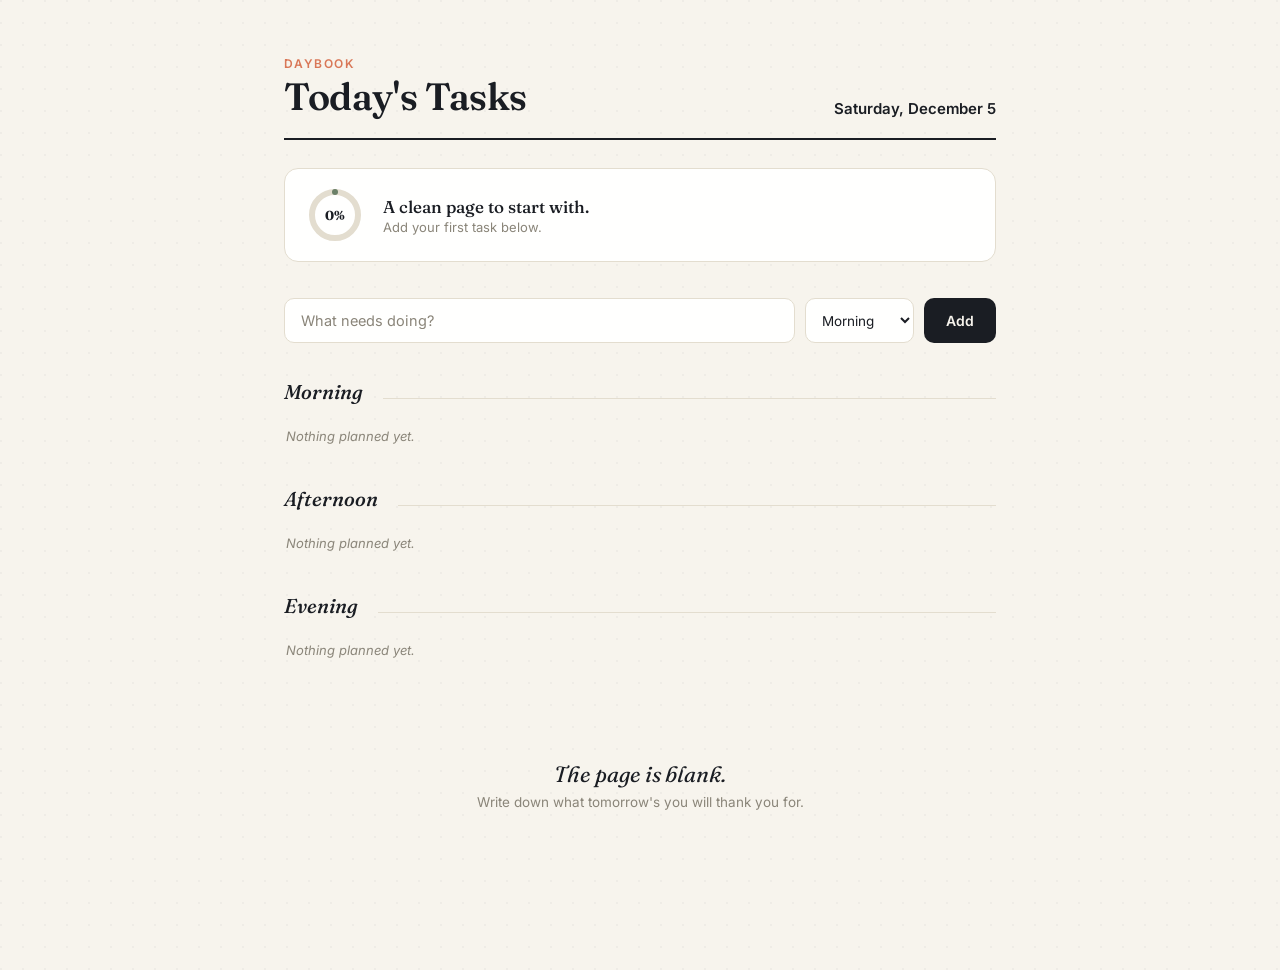
<file: index.html>
<!DOCTYPE html>
<html lang="en">
<head>
<meta charset="UTF-8">
<meta name="viewport" content="width=device-width, initial-scale=1.0">
<title>Daybook — Task Manager</title>
<link rel="preconnect" href="https://fonts.googleapis.com">
<link href="https://fonts.googleapis.com/css2?family=Fraunces:ital,opsz,wght@0,9..144,400;0,9..144,500;0,9..144,600;1,9..144,500&family=Inter:wght@400;500;600;700&display=swap" rel="stylesheet">
<style>
  :root {
    --ink: #1A1D23;
    --paper: #F7F4ED;
    --paper-raised: #FFFFFE;
    --sage: #6B8068;
    --sage-light: #DCE5DA;
    --coral: #D97757;
    --coral-light: #F5DDD2;
    --line: #E3DDCF;
    --muted: #8A8579;
    --shadow: rgba(26, 29, 35, 0.08);
  }

  * { margin: 0; padding: 0; box-sizing: border-box; }

  body {
    background: var(--paper);
    color: var(--ink);
    font-family: 'Inter', sans-serif;
    min-height: 100vh;
    background-image:
      radial-gradient(circle at 1px 1px, rgba(26,29,35,0.035) 1px, transparent 0);
    background-size: 22px 22px;
  }

  .app {
    max-width: 760px;
    margin: 0 auto;
    padding: 56px 24px 100px;
  }

  /* ===== Header ===== */
  header {
    display: flex;
    justify-content: space-between;
    align-items: flex-end;
    margin-bottom: 8px;
    border-bottom: 2px solid var(--ink);
    padding-bottom: 18px;
  }

  .brand {
    display: flex;
    flex-direction: column;
    gap: 2px;
  }

  .brand .eyebrow {
    font-size: 12px;
    letter-spacing: 0.12em;
    text-transform: uppercase;
    color: var(--coral);
    font-weight: 600;
  }

  .brand h1 {
    font-family: 'Fraunces', serif;
    font-size: 38px;
    font-weight: 600;
    letter-spacing: -0.01em;
  }

  .date-display {
    text-align: right;
    font-size: 13px;
    color: var(--muted);
    line-height: 1.5;
  }

  .date-display strong {
    display: block;
    color: var(--ink);
    font-size: 15px;
    font-weight: 600;
  }

  /* ===== Progress Arc ===== */
  .progress-row {
    display: flex;
    align-items: center;
    gap: 20px;
    margin: 28px 0 36px;
    padding: 18px 22px;
    background: var(--paper-raised);
    border: 1px solid var(--line);
    border-radius: 14px;
  }

  .arc-wrap { position: relative; width: 56px; height: 56px; flex-shrink: 0; }
  .arc-wrap svg { transform: rotate(-90deg); }
  .arc-bg { fill: none; stroke: var(--line); stroke-width: 6; }
  .arc-fg {
    fill: none;
    stroke: var(--sage);
    stroke-width: 6;
    stroke-linecap: round;
    transition: stroke-dasharray 0.5s ease;
  }
  .arc-label {
    position: absolute;
    inset: 0;
    display: flex;
    align-items: center;
    justify-content: center;
    font-size: 13px;
    font-weight: 700;
    font-family: 'Fraunces', serif;
  }

  .progress-text { flex: 1; }
  .progress-text .headline {
    font-family: 'Fraunces', serif;
    font-size: 17px;
    font-weight: 500;
  }
  .progress-text .sub {
    font-size: 13px;
    color: var(--muted);
    margin-top: 2px;
  }

  /* ===== Add Task ===== */
  .add-task {
    display: flex;
    gap: 10px;
    margin-bottom: 36px;
  }

  .add-task input[type="text"] {
    flex: 1;
    background: var(--paper-raised);
    border: 1px solid var(--line);
    border-radius: 10px;
    padding: 13px 16px;
    font-family: 'Inter', sans-serif;
    font-size: 14.5px;
    color: var(--ink);
    outline: none;
    transition: border-color 0.15s ease, box-shadow 0.15s ease;
  }
  .add-task input[type="text"]::placeholder { color: var(--muted); }
  .add-task input[type="text"]:focus {
    border-color: var(--sage);
    box-shadow: 0 0 0 3px var(--sage-light);
  }

  select.period-select {
    background: var(--paper-raised);
    border: 1px solid var(--line);
    border-radius: 10px;
    padding: 0 12px;
    font-family: 'Inter', sans-serif;
    font-size: 13.5px;
    color: var(--ink);
    outline: none;
    cursor: pointer;
  }

  .add-btn {
    background: var(--ink);
    color: var(--paper);
    border: none;
    border-radius: 10px;
    padding: 0 22px;
    font-family: 'Inter', sans-serif;
    font-size: 14px;
    font-weight: 600;
    cursor: pointer;
    transition: background 0.15s ease, transform 0.1s ease;
  }
  .add-btn:hover { background: var(--sage); }
  .add-btn:active { transform: scale(0.97); }

  /* ===== Sections ===== */
  .section { margin-bottom: 32px; }

  .section-head {
    display: flex;
    align-items: baseline;
    gap: 10px;
    margin-bottom: 14px;
  }

  .section-head h2 {
    font-family: 'Fraunces', serif;
    font-style: italic;
    font-weight: 500;
    font-size: 20px;
    color: var(--ink);
  }

  .section-head .count {
    font-size: 12px;
    color: var(--muted);
    font-weight: 500;
  }

  .section-head::after {
    content: '';
    flex: 1;
    height: 1px;
    background: var(--line);
  }

  .task-list { display: flex; flex-direction: column; gap: 8px; }

  .empty-note {
    font-size: 13px;
    color: var(--muted);
    font-style: italic;
    padding: 10px 2px;
  }

  /* ===== Task Item ===== */
  .task {
    display: flex;
    align-items: center;
    gap: 13px;
    background: var(--paper-raised);
    border: 1px solid var(--line);
    border-radius: 10px;
    padding: 13px 14px;
    transition: border-color 0.15s ease, transform 0.1s ease;
    animation: slideIn 0.25s ease;
  }
  .task:hover { border-color: #d3ccba; }

  @keyframes slideIn {
    from { opacity: 0; transform: translateY(-6px); }
    to { opacity: 1; transform: translateY(0); }
  }

  .checkbox {
    width: 21px;
    height: 21px;
    border-radius: 50%;
    border: 2px solid var(--sage);
    flex-shrink: 0;
    cursor: pointer;
    position: relative;
    background: transparent;
    transition: background 0.15s ease;
  }
  .checkbox.checked {
    background: var(--sage);
  }
  .checkbox.checked::after {
    content: '';
    position: absolute;
    left: 6px;
    top: 2px;
    width: 5px;
    height: 9px;
    border: solid var(--paper-raised);
    border-width: 0 2px 2px 0;
    transform: rotate(40deg);
  }

  .task-label {
    flex: 1;
    font-size: 14.5px;
    cursor: pointer;
    word-break: break-word;
  }
  .task.done .task-label {
    text-decoration: line-through;
    color: var(--muted);
  }

  .priority-dot {
    width: 7px;
    height: 7px;
    border-radius: 50%;
    background: var(--coral);
    flex-shrink: 0;
  }

  .del-btn {
    background: none;
    border: none;
    color: var(--muted);
    font-size: 18px;
    cursor: pointer;
    line-height: 1;
    padding: 4px;
    opacity: 0;
    transition: opacity 0.15s ease, color 0.15s ease;
  }
  .task:hover .del-btn { opacity: 1; }
  .del-btn:hover { color: var(--coral); }

  /* ===== Empty state ===== */
  .empty-state {
    text-align: center;
    padding: 60px 20px;
    color: var(--muted);
  }
  .empty-state .glyph {
    font-family: 'Fraunces', serif;
    font-style: italic;
    font-size: 22px;
    color: var(--ink);
    margin-bottom: 6px;
  }
  .empty-state p { font-size: 13.5px; }

  @media (max-width: 560px) {
    .app { padding: 36px 16px 80px; }
    .brand h1 { font-size: 30px; }
    header { flex-direction: column; align-items: flex-start; gap: 10px; }
    .date-display { text-align: left; }
    .add-task { flex-wrap: wrap; }
    select.period-select { order: 3; flex: 1; }
    .add-btn { order: 2; }
    .add-task input[type="text"] { order: 1; flex-basis: 100%; }
  }

  @media (prefers-reduced-motion: reduce) {
    * { animation: none !important; transition: none !important; }
  }
</style>
</head>
<body>
<div class="app">

  <header>
    <div class="brand">
      <span class="eyebrow">Daybook</span>
      <h1>Today's Tasks</h1>
    </div>
    <div class="date-display">
      <strong id="todayDate"></strong>
      <span id="taskCountSummary"></span>
    </div>
  </header>

  <div class="progress-row">
    <div class="arc-wrap">
      <svg width="56" height="56" viewBox="0 0 56 56">
        <circle class="arc-bg" cx="28" cy="28" r="23"></circle>
        <circle class="arc-fg" id="arcFg" cx="28" cy="28" r="23" stroke-dasharray="0 1000"></circle>
      </svg>
      <div class="arc-label" id="arcLabel">0%</div>
    </div>
    <div class="progress-text">
      <div class="headline" id="progressHeadline">A clean page to start with.</div>
      <div class="sub" id="progressSub">Add your first task below.</div>
    </div>
  </div>

  <div class="add-task">
    <input type="text" id="taskInput" placeholder="What needs doing?" maxlength="140" />
    <select class="period-select" id="periodSelect">
      <option value="morning">Morning</option>
      <option value="afternoon">Afternoon</option>
      <option value="evening">Evening</option>
    </select>
    <button class="add-btn" id="addBtn">Add</button>
  </div>

  <div id="sectionsContainer"></div>

  <div class="empty-state" id="globalEmpty" style="display:none;">
    <div class="glyph">The page is blank.</div>
    <p>Write down what tomorrow's you will thank you for.</p>
  </div>

</div>

<script>
  const PERIODS = [
    { key: 'morning', label: 'Morning' },
    { key: 'afternoon', label: 'Afternoon' },
    { key: 'evening', label: 'Evening' }
  ];

  let tasks = [];

  const sectionsContainer = document.getElementById('sectionsContainer');
  const taskInput = document.getElementById('taskInput');
  const periodSelect = document.getElementById('periodSelect');
  const addBtn = document.getElementById('addBtn');
  const globalEmpty = document.getElementById('globalEmpty');
  const arcFg = document.getElementById('arcFg');
  const arcLabel = document.getElementById('arcLabel');
  const progressHeadline = document.getElementById('progressHeadline');
  const progressSub = document.getElementById('progressSub');
  const taskCountSummary = document.getElementById('taskCountSummary');

  function formatDate() {
    const d = new Date();
    const opts = { weekday: 'long', month: 'long', day: 'numeric' };
    return d.toLocaleDateString('en-US', opts);
  }
  document.getElementById('todayDate').textContent = formatDate();

  function uid() {
    return 't' + Math.random().toString(36).slice(2, 10);
  }

  function addTask(text, period) {
    tasks.push({ id: uid(), text, period, done: false, createdAt: Date.now() });
    render();
  }

  function toggleTask(id) {
    const t = tasks.find(x => x.id === id);
    if (t) t.done = !t.done;
    render();
  }

  function deleteTask(id) {
    tasks = tasks.filter(x => x.id !== id);
    render();
  }

  function render() {
    sectionsContainer.innerHTML = '';

    if (tasks.length === 0) {
      globalEmpty.style.display = 'block';
    } else {
      globalEmpty.style.display = 'none';
    }

    PERIODS.forEach(period => {
      const items = tasks.filter(t => t.period === period.key);
      const section = document.createElement('div');
      section.className = 'section';

      const head = document.createElement('div');
      head.className = 'section-head';
      head.innerHTML = `<h2>${period.label}</h2><span class="count">${items.length ? items.filter(t=>t.done).length + ' / ' + items.length : ''}</span>`;
      section.appendChild(head);

      const list = document.createElement('div');
      list.className = 'task-list';

      if (items.length === 0) {
        const note = document.createElement('div');
        note.className = 'empty-note';
        note.textContent = 'Nothing planned yet.';
        list.appendChild(note);
      } else {
        items.forEach(t => {
          const row = document.createElement('div');
          row.className = 'task' + (t.done ? ' done' : '');

          const cb = document.createElement('div');
          cb.className = 'checkbox' + (t.done ? ' checked' : '');
          cb.addEventListener('click', () => toggleTask(t.id));

          const label = document.createElement('div');
          label.className = 'task-label';
          label.textContent = t.text;
          label.addEventListener('click', () => toggleTask(t.id));

          const del = document.createElement('button');
          del.className = 'del-btn';
          del.innerHTML = '&times;';
          del.setAttribute('aria-label', 'Delete task');
          del.addEventListener('click', () => deleteTask(t.id));

          row.appendChild(cb);
          row.appendChild(label);
          row.appendChild(del);
          list.appendChild(row);
        });
      }

      section.appendChild(list);
      sectionsContainer.appendChild(section);
    });

    updateProgress();
  }

  function updateProgress() {
    const total = tasks.length;
    const done = tasks.filter(t => t.done).length;
    const pct = total === 0 ? 0 : Math.round((done / total) * 100);
    const circumference = 2 * Math.PI * 23;
    const dash = (pct / 100) * circumference;
    arcFg.setAttribute('stroke-dasharray', `${dash} ${circumference}`);
    arcLabel.textContent = pct + '%';

    if (total === 0) {
      progressHeadline.textContent = "A clean page to start with.";
      progressSub.textContent = "Add your first task below.";
      taskCountSummary.textContent = '';
    } else if (done === total) {
      progressHeadline.textContent = "Every task crossed off.";
      progressSub.textContent = "That's a good day's work.";
      taskCountSummary.textContent = `${total} of ${total} done`;
    } else {
      progressHeadline.textContent = `${done} of ${total} done.`;
      progressSub.textContent = total - done === 1 ? "One left to go." : `${total - done} left to go.`;
      taskCountSummary.textContent = `${done} of ${total} done`;
    }
  }

  function handleAdd() {
    const text = taskInput.value.trim();
    if (!text) {
      taskInput.focus();
      return;
    }
    addTask(text, periodSelect.value);
    taskInput.value = '';
    taskInput.focus();
  }

  addBtn.addEventListener('click', handleAdd);
  taskInput.addEventListener('keydown', e => {
    if (e.key === 'Enter') handleAdd();
  });

  render();
</script>
</body>
</html>
</file>
